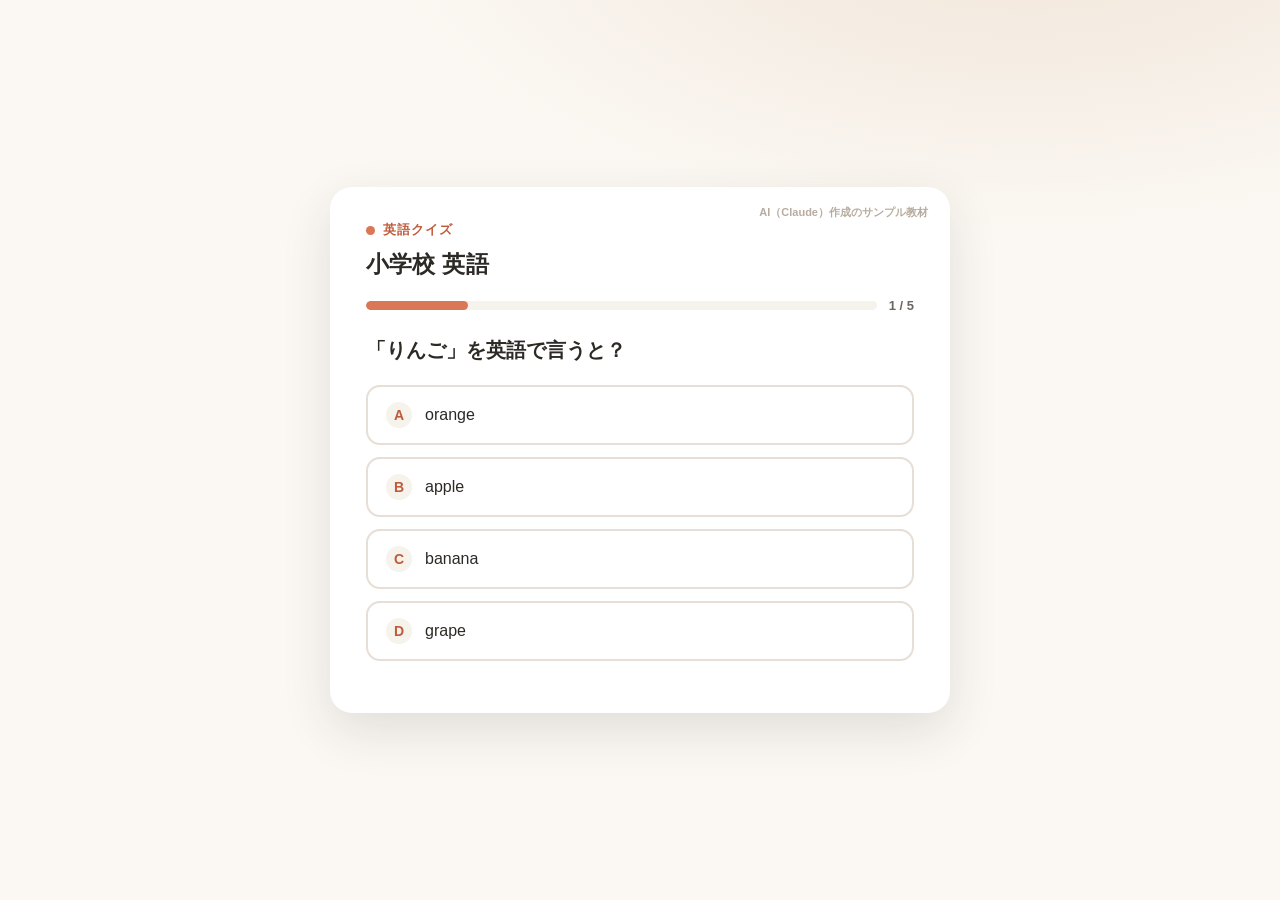
<file: sample_quiz.html>
<!DOCTYPE html>
<html lang="ja">
<head>
<meta charset="UTF-8">
<meta name="viewport" content="width=device-width, initial-scale=1.0">
<title>英語クイズ｜小学校英語</title>
<style>
  :root{
    --clay:#D97757; --clay-d:#BF5B3B; --ink:#2D2A26; --mute:#6E6760;
    --cream:#F6F2EC; --bg:#FBF8F3; --ok:#3E8E5A; --ng:#C44B3E; --line:#E7DED5;
  }
  *{box-sizing:border-box;margin:0;padding:0;}
  body{
    font-family:"Hiragino Sans","Hiragino Kaku Gothic ProN","Yu Gothic",Meiryo,sans-serif;
    background:radial-gradient(1200px 600px at 80% -10%, #F0E4D8 0%, var(--bg) 55%);
    color:var(--ink); min-height:100vh; display:flex; align-items:center; justify-content:center; padding:24px;
  }
  .card{
    width:100%; max-width:620px; background:#fff; border-radius:22px;
    box-shadow:0 18px 50px rgba(40,33,29,.12); padding:34px 36px 30px; position:relative; overflow:hidden;
  }
  .badge{display:inline-flex;align-items:center;gap:8px;font-size:13px;font-weight:700;
    color:var(--clay-d);letter-spacing:.08em;text-transform:uppercase;}
  .badge .dot{width:9px;height:9px;border-radius:50%;background:var(--clay);}
  h1{font-size:23px;margin:10px 0 18px;letter-spacing:.01em;}
  .progress-wrap{display:flex;align-items:center;gap:12px;margin-bottom:22px;}
  .progress{flex:1;height:9px;background:var(--cream);border-radius:99px;overflow:hidden;}
  .progress>span{display:block;height:100%;width:20%;background:var(--clay);border-radius:99px;transition:width .35s ease;}
  .count{font-size:13px;color:var(--mute);font-weight:700;white-space:nowrap;}
  .q{font-size:20px;font-weight:700;line-height:1.5;margin-bottom:20px;}
  .opts{display:flex;flex-direction:column;gap:12px;}
  .opt{
    text-align:left;border:2px solid var(--line);background:#fff;border-radius:14px;
    padding:15px 18px;font-size:16px;color:var(--ink);cursor:pointer;transition:all .15s ease;
    display:flex;align-items:center;gap:13px;font-family:inherit;
  }
  .opt .key{width:26px;height:26px;border-radius:50%;background:var(--cream);color:var(--clay-d);
    font-weight:800;font-size:14px;display:flex;align-items:center;justify-content:center;flex-shrink:0;}
  .opt:hover{border-color:var(--clay);background:#FFF8F4;}
  .opt.correct{border-color:var(--ok);background:#EAF5EE;}
  .opt.correct .key{background:var(--ok);color:#fff;}
  .opt.wrong{border-color:var(--ng);background:#FBEDEB;}
  .opt.wrong .key{background:var(--ng);color:#fff;}
  .opt.disabled{cursor:default;pointer-events:none;opacity:.85;}
  .explain{margin-top:18px;padding:15px 17px;border-radius:14px;background:var(--cream);
    font-size:14.5px;line-height:1.6;color:var(--ink);display:none;}
  .explain.show{display:block;}
  .explain b{color:var(--clay-d);}
  .footer{margin-top:22px;display:flex;justify-content:flex-end;}
  .btn{background:var(--clay);color:#fff;border:none;border-radius:12px;padding:12px 26px;
    font-size:15px;font-weight:700;cursor:pointer;font-family:inherit;transition:background .15s;}
  .btn:hover{background:var(--clay-d);}
  .btn.hidden{display:none;}
  /* result */
  .result{text-align:center;display:none;}
  .result.show{display:block;}
  .score-num{font-size:64px;font-weight:800;color:var(--clay);line-height:1;}
  .score-num small{font-size:24px;color:var(--mute);font-weight:700;}
  .result p{color:var(--mute);margin:14px 0 24px;font-size:16px;line-height:1.6;}
  .made{position:absolute;top:18px;right:22px;font-size:11px;color:#B7AC9F;font-weight:600;}
</style>
</head>
<body>
  <div class="card">
    <div class="made">AI（Claude）作成のサンプル教材</div>
    <div id="quiz">
      <div class="badge"><span class="dot"></span> 英語クイズ</div>
      <h1>小学校 英語</h1>
      <div class="progress-wrap">
        <div class="progress"><span id="bar"></span></div>
        <div class="count" id="count">1 / 5</div>
      </div>
      <div class="q" id="question"></div>
      <div class="opts" id="opts"></div>
      <div class="explain" id="explain"></div>
      <div class="footer">
        <button class="btn hidden" id="next">次の問題 →</button>
      </div>
    </div>
    <div class="result" id="result">
      <div class="badge" style="justify-content:center;"><span class="dot"></span> 結果</div>
      <h1 style="margin-bottom:24px;">おつかれさまでした！</h1>
      <div class="score-num"><span id="final">0</span><small> / 5</small></div>
      <p id="msg"></p>
      <button class="btn" id="retry" style="margin:0 auto;">もう一度挑戦する</button>
    </div>
  </div>

<script>
const QUIZ=[
  {q:"「りんご」を英語で言うと？",
   opts:["orange","apple","banana","grape"],
   answer:1, exp:"りんごは <b>apple</b>（アップル）です。"},
  {q:"「ありがとう」を英語で言うと？",
   opts:["Hello","Goodbye","Thank you","Sorry"],
   answer:2, exp:"お礼を言うときは <b>Thank you</b>（サンキュー）と言います。"},
  {q:"青色は英語で何という？",
   opts:["red","green","yellow","blue"],
   answer:3, exp:"青は <b>blue</b>（ブルー）です。"},
  {q:"数字の「3」は英語で？",
   opts:["two","three","four","five"],
   answer:1, exp:"3 は <b>three</b>（スリー）です。"},
  {q:"「犬」は英語で何という？",
   opts:["cat","bird","dog","fish"],
   answer:2, exp:"犬は <b>dog</b>（ドッグ）です。"},
];
let idx=0, score=0, locked=false;
const keys=["A","B","C","D"];
const $=id=>document.getElementById(id);

function render(){
  const item=QUIZ[idx];
  $("count").textContent=(idx+1)+" / "+QUIZ.length;
  $("bar").style.width=((idx+1)/QUIZ.length*100)+"%";
  $("question").textContent=item.q;
  $("explain").className="explain"; $("explain").innerHTML="";
  $("next").classList.add("hidden");
  $("next").textContent = idx===QUIZ.length-1 ? "結果を見る →" : "次の問題 →";
  const wrap=$("opts"); wrap.innerHTML=""; locked=false;
  item.opts.forEach((t,i)=>{
    const b=document.createElement("button");
    b.className="opt";
    b.innerHTML='<span class="key">'+keys[i]+'</span>'+t;
    b.onclick=()=>choose(i,b);
    wrap.appendChild(b);
  });
}
function choose(i,btn){
  if(locked)return; locked=true;
  const item=QUIZ[idx];
  const all=document.querySelectorAll(".opt");
  all.forEach((b,j)=>{b.classList.add("disabled");
    if(j===item.answer)b.classList.add("correct");});
  if(i===item.answer){score++;}
  else{btn.classList.add("wrong");}
  $("explain").innerHTML=(i===item.answer?"正解！ ":"おしい！ ")+item.exp;
  $("explain").classList.add("show");
  $("next").classList.remove("hidden");
}
$("next").onclick=()=>{
  if(idx<QUIZ.length-1){idx++;render();}
  else{showResult();}
};
function showResult(){
  $("quiz").style.display="none";
  $("result").classList.add("show");
  $("final").textContent=score;
  const msgs=["復習すればもっと伸びます。もう一度挑戦してみましょう！",
    "あと少し！間違えた問題を見直してみましょう。",
    "いい調子です。この調子で復習しましょう！",
    "すばらしい理解度です！",
    "全問正解！理科マスターですね 🎉"];
  $("msg").textContent=msgs[score];
}
$("retry").onclick=()=>{idx=0;score=0;
  $("result").classList.remove("show");$("quiz").style.display="block";render();};
render();
</script>
</body>
</html>
</file>
